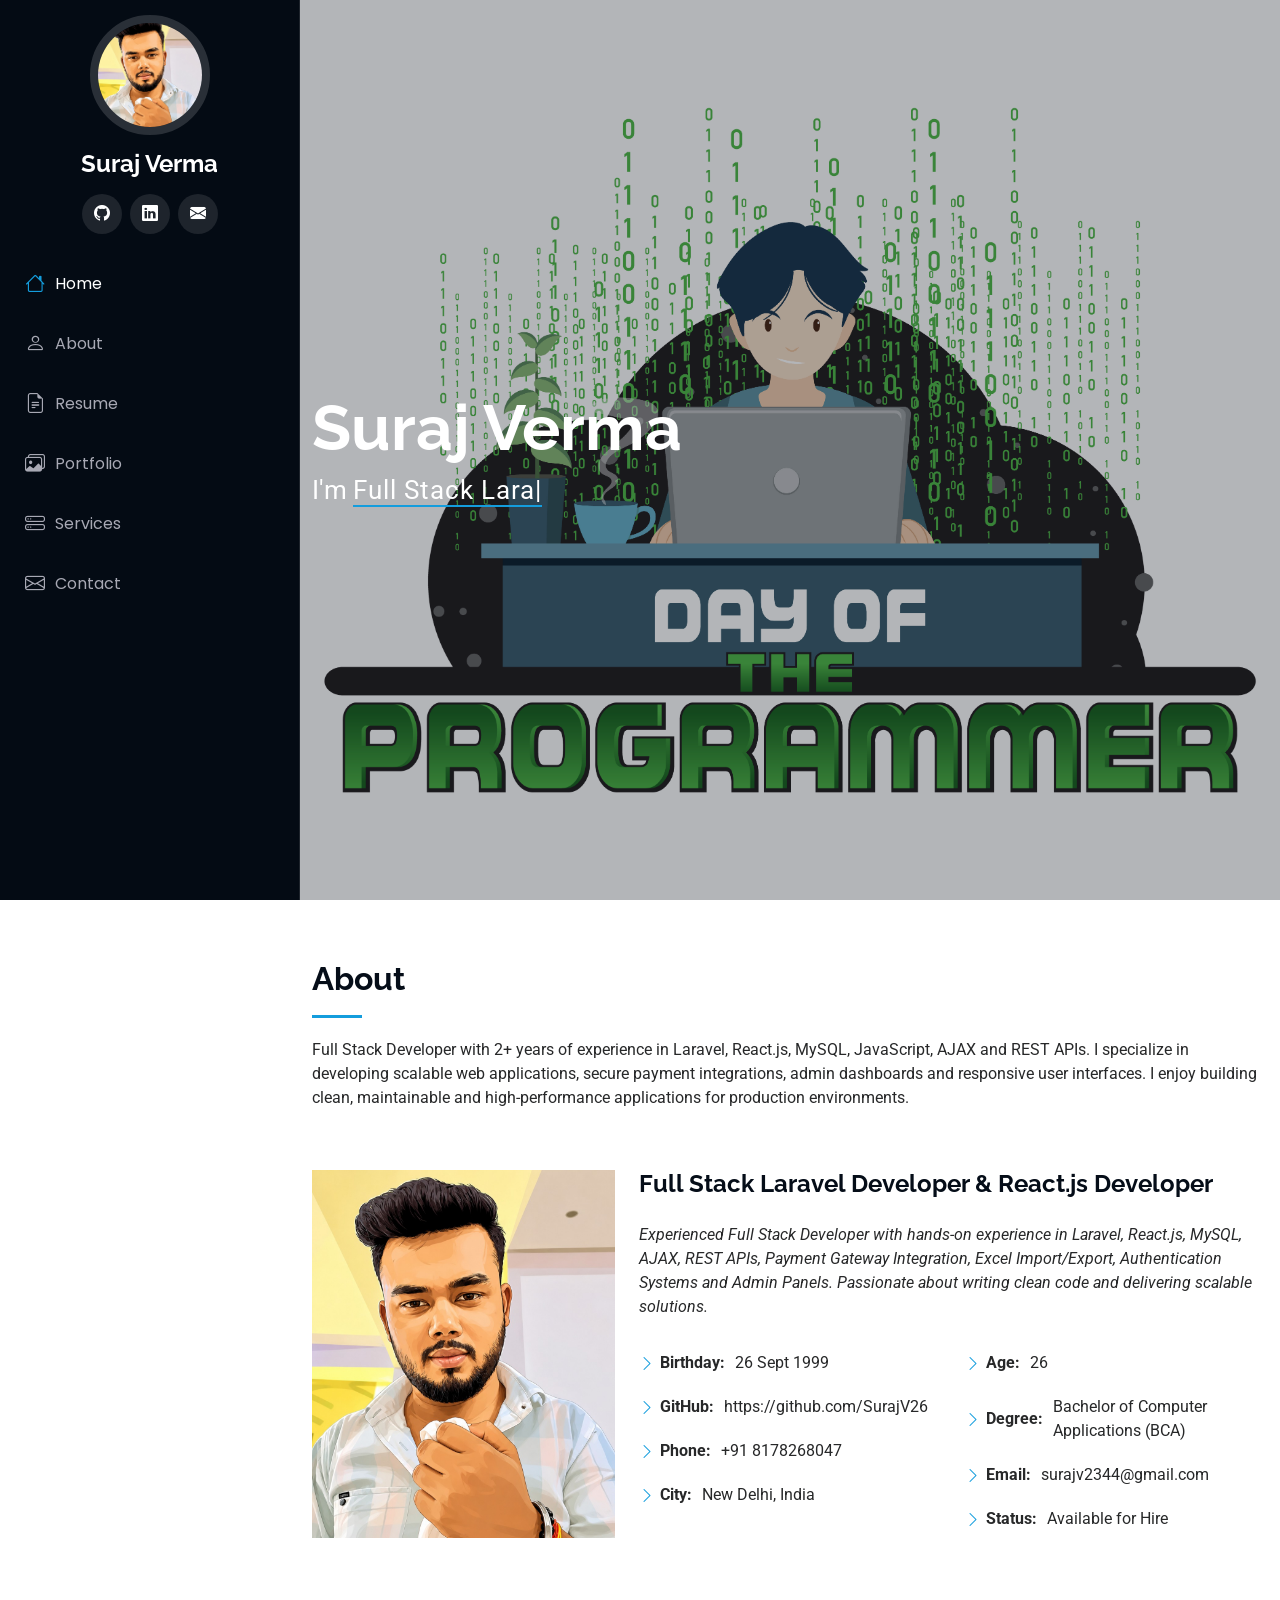
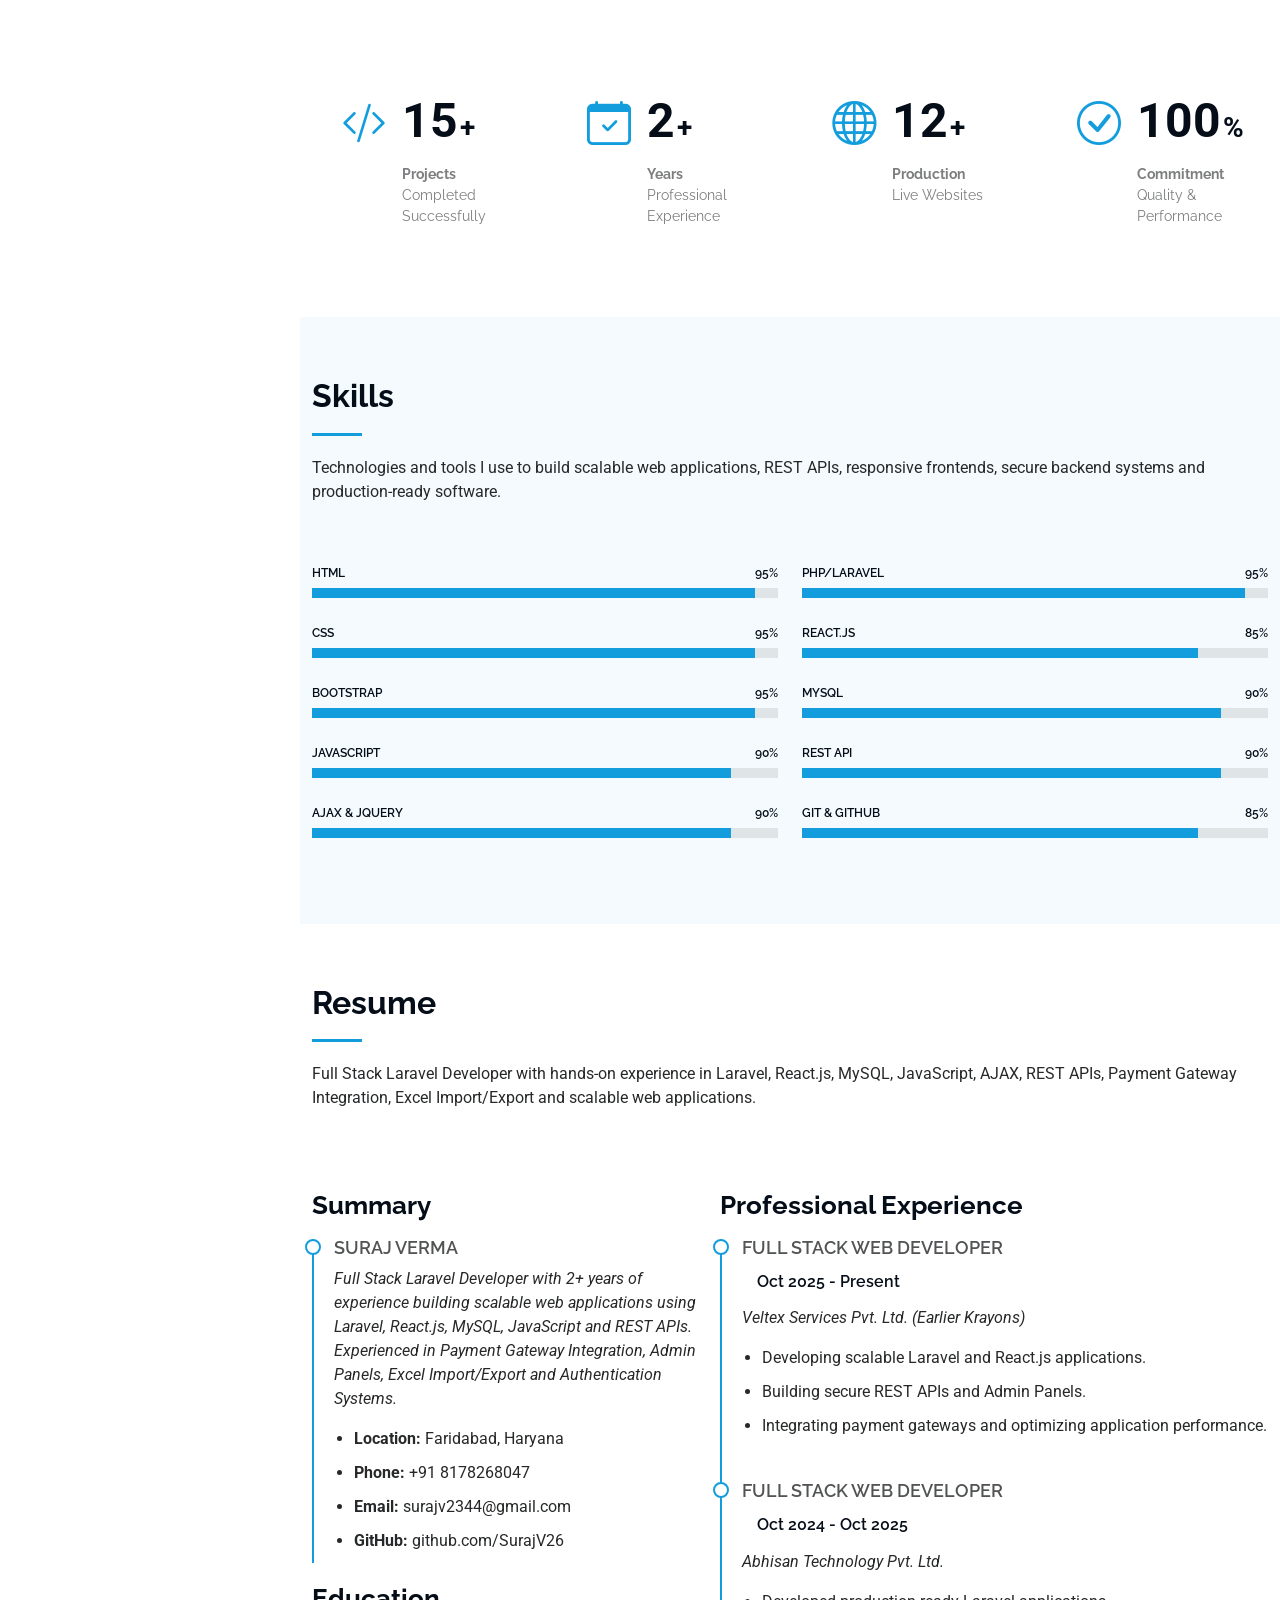
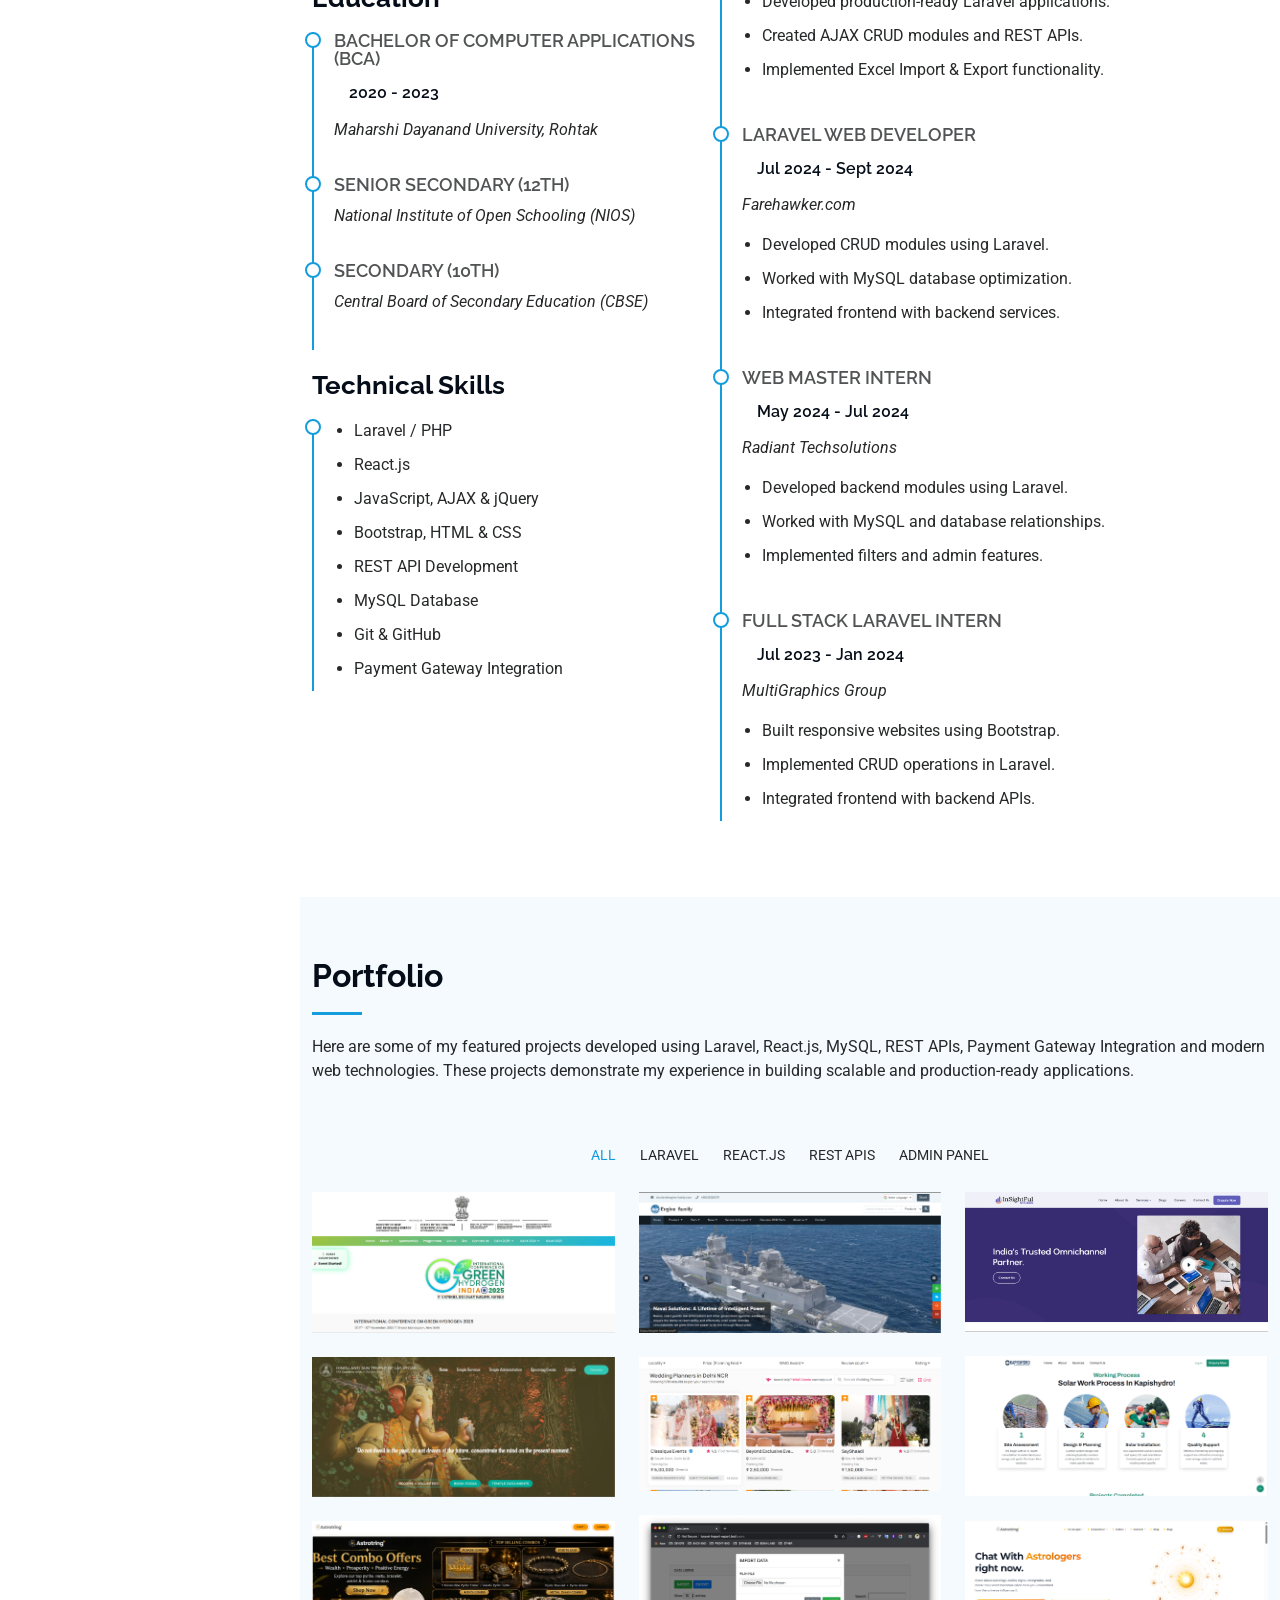
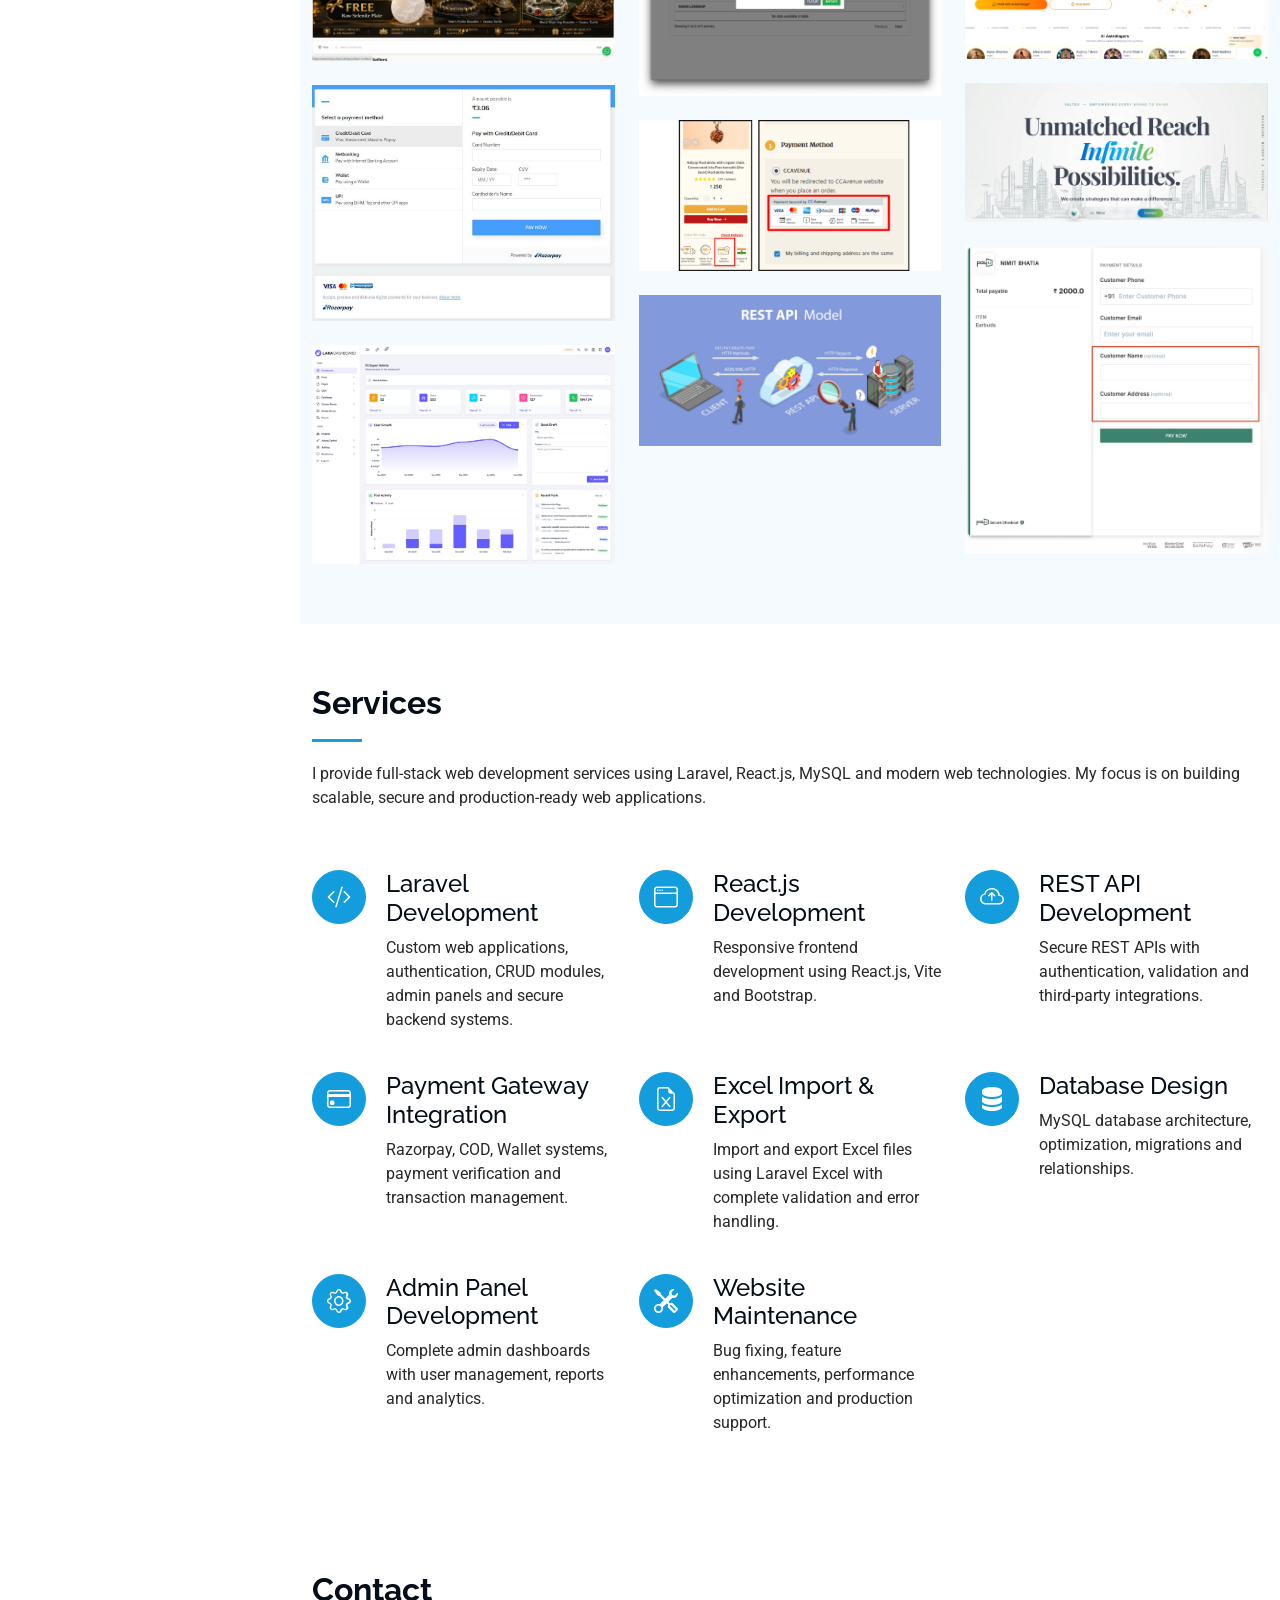
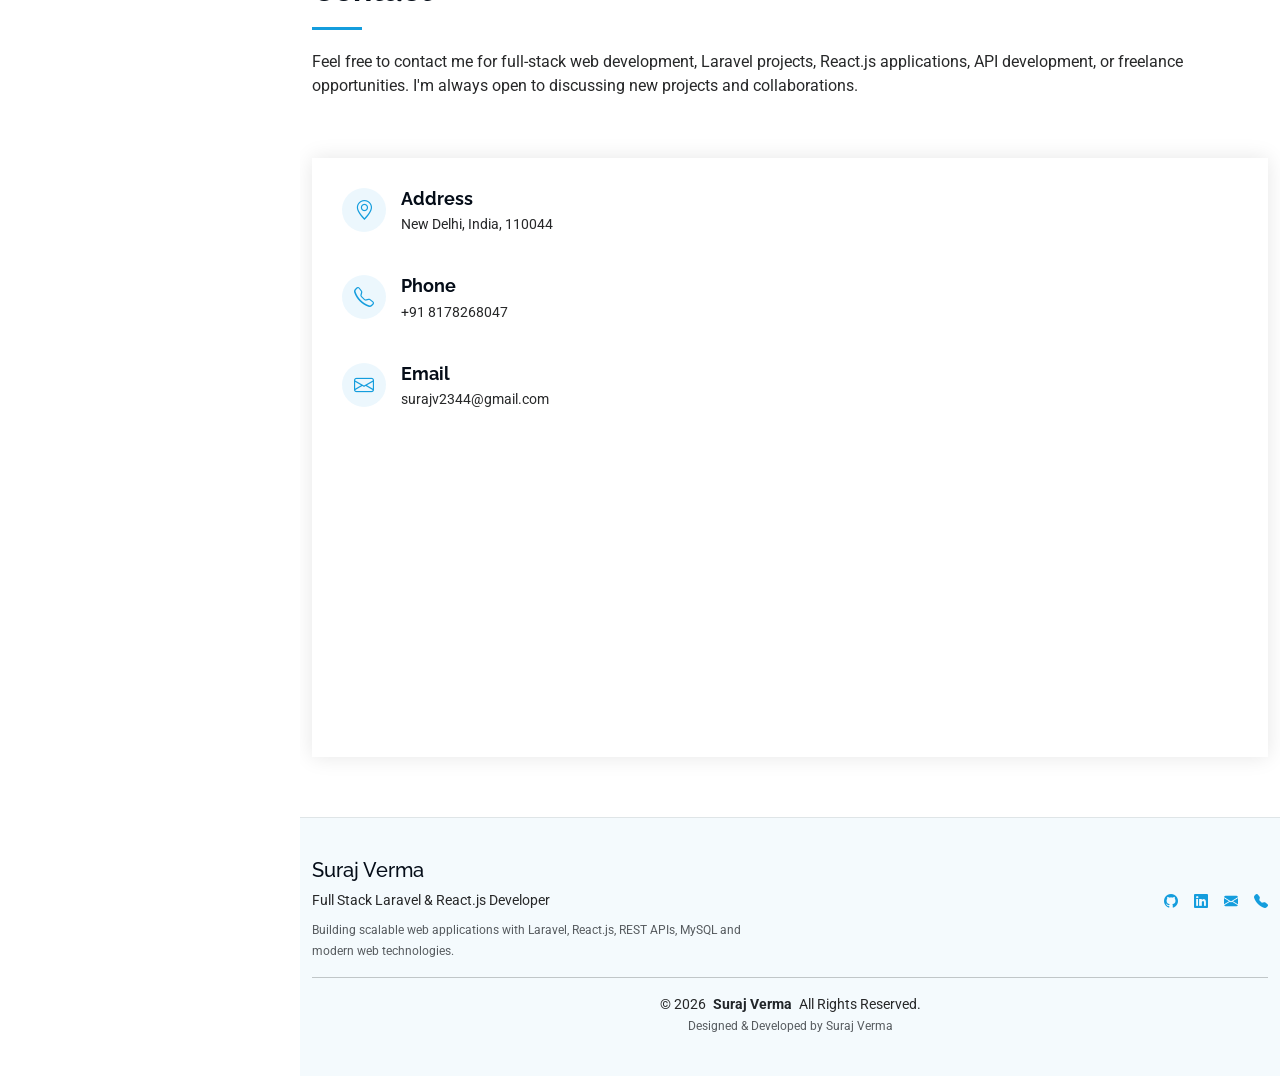
<file: index copy.html>
<!DOCTYPE html>
<html lang="en">

<head>
  <meta charset="utf-8">
  <meta content="width=device-width, initial-scale=1.0" name="viewport">
  <title>Suraj Verma | Full Stack Laravel Developer</title>
  <meta
    content="Suraj Verma is a Full Stack Laravel Developer specializing in Laravel, React.js, REST APIs, MySQL, Payment Gateway Integration and scalable web applications."
    name="description">
  <meta content="Laravel Developer, React Developer, PHP Developer, Full Stack Developer, MySQL, REST API, Portfolio"
    name="keywords">

  <!-- Favicons -->
  <link href="assets/img/favicon.png" rel="icon">
  <link href="assets/img/apple-touch-icon.png" rel="apple-touch-icon">

  <!-- Fonts -->
  <link href="https://fonts.googleapis.com" rel="preconnect">
  <link href="https://fonts.gstatic.com" rel="preconnect" crossorigin>
  <link
    href="https://fonts.googleapis.com/css2?family=Roboto:ital,wght@0,100;0,300;0,400;0,500;0,700;0,900;1,100;1,300;1,400;1,500;1,700;1,900&family=Poppins:ital,wght@0,100;0,200;0,300;0,400;0,500;0,600;0,700;0,800;0,900;1,100;1,200;1,300;1,400;1,500;1,600;1,700;1,800;1,900&family=Raleway:ital,wght@0,100;0,200;0,300;0,400;0,500;0,600;0,700;0,800;0,900;1,100;1,200;1,300;1,400;1,500;1,600;1,700;1,800;1,900&display=swap"
    rel="stylesheet">

  <!-- Vendor CSS Files -->
  <link href="assets/vendor/bootstrap/css/bootstrap.min.css" rel="stylesheet">
  <link href="assets/vendor/bootstrap-icons/bootstrap-icons.css" rel="stylesheet">
  <link href="assets/vendor/aos/aos.css" rel="stylesheet">
  <link href="assets/vendor/glightbox/css/glightbox.min.css" rel="stylesheet">
  <link href="assets/vendor/swiper/swiper-bundle.min.css" rel="stylesheet">

  <!-- Main CSS File -->
  <link href="assets/css/main.css" rel="stylesheet">
</head>

<body class="index-page">

  <header id="header" class="header dark-background d-flex flex-column">
    <i class="header-toggle d-xl-none bi bi-list"></i>

    <div class="profile-img">
      <img src="assets/img/my-profile-img.jpg" alt="" class="img-fluid rounded-circle">
    </div>

    <a href="index.html" class="logo d-flex align-items-center justify-content-center">
      <h1 class="sitename">Suraj Verma</h1>
    </a>

    <div class="social-links text-center">

      <a href="https://github.com/SurajV26" target="_blank">
        <i class="bi bi-github"></i>
      </a>

      <a href="https://www.linkedin.com/in/suraj-v26" target="_blank">
        <i class="bi bi-linkedin"></i>
      </a>

      <a href="mailto:surajv2344@gmail.com">
        <i class="bi bi-envelope-fill"></i>
      </a>

    </div>

    <nav id="navmenu" class="navmenu">
      <ul>
        <li><a href="#hero" class="active"><i class="bi bi-house navicon"></i>Home</a></li>
        <li><a href="#about"><i class="bi bi-person navicon"></i> About</a></li>
        <li><a href="#resume"><i class="bi bi-file-earmark-text navicon"></i> Resume</a></li>
        <li><a href="#portfolio"><i class="bi bi-images navicon"></i> Portfolio</a></li>
        <li><a href="#services"><i class="bi bi-hdd-stack navicon"></i> Services</a></li>
        <li><a href="#contact"><i class="bi bi-envelope navicon"></i> Contact</a></li>
      </ul>
    </nav>

  </header>

  <main class="main">

    <!-- Hero Section -->
    <section id="hero" class="hero section dark-background">

      <img src="assets/img/hero-bg.jpg" alt="" data-aos="fade-in" class="">

      <div class="container" data-aos="fade-up" data-aos-delay="100">
        <h2>Suraj Verma</h2>
        <p>I'm <span class="typed"
            data-typed-items="Full Stack Laravel Developer, React.js Developer, Laravel Backend Developer, API Developer"></span><span
            class="typed-cursor typed-cursor--blink" aria-hidden="true"></span><span
            class="typed-cursor typed-cursor--blink" aria-hidden="true"></span></p>
      </div>

    </section><!-- /Hero Section -->

    <!-- About Section -->
    <section id="about" class="about section">

      <!-- Section Title -->
      <div class="container section-title" data-aos="fade-up">
        <h2>About</h2>
        <p>Full Stack Developer with 2+ years of experience in Laravel, React.js, MySQL,
          JavaScript, AJAX and REST APIs. I specialize in developing scalable web
          applications, secure payment integrations, admin dashboards and responsive
          user interfaces. I enjoy building clean, maintainable and high-performance
          applications for production environments.</p>
      </div><!-- End Section Title -->

      <div class="container" data-aos="fade-up" data-aos-delay="100">

        <div class="row gy-4 justify-content-center">
          <div class="col-lg-4">
            <img src="assets/img/my-profile-img.jpg" class="img-fluid" alt="">
          </div>
          <div class="col-lg-8 content">
            <h2>Full Stack Laravel Developer & React.js Developer</h2>
            <p class="fst-italic py-3">
              Experienced Full Stack Developer with hands-on experience in Laravel,
              React.js, MySQL, AJAX, REST APIs, Payment Gateway Integration,
              Excel Import/Export, Authentication Systems and Admin Panels.
              Passionate about writing clean code and delivering scalable solutions.
            </p>
            <div class="row">
              <div class="col-lg-6">
                <ul>
                  <li><i class="bi bi-chevron-right"></i> <strong>Birthday:</strong> <span>26 Sept 1999</span></li>
                  <li><i class="bi bi-chevron-right"></i> <strong>GitHub:</strong>
                    <span>https://github.com/SurajV26</span>
                  </li>
                  <li><i class="bi bi-chevron-right"></i> <strong>Phone:</strong> <span>+91 8178268047</span></li>
                  <li><i class="bi bi-chevron-right"></i> <strong>City:</strong> <span>New Delhi, India</span></li>
                </ul>
              </div>
              <div class="col-lg-6">
                <ul>
                  <li><i class="bi bi-chevron-right"></i> <strong>Age:</strong> <span>26</span></li>
                  <li><i class="bi bi-chevron-right"></i> <strong>Degree:</strong> <span>Bachelor of Computer
                      Applications (BCA)</span></li>
                  <li><i class="bi bi-chevron-right"></i> <strong>Email:</strong> <span>surajv2344@gmail.com</span></li>
                  <li><i class="bi bi-chevron-right"></i> <strong>Status:</strong> <span>Available for Hire</span></li>
                </ul>
              </div>
            </div>
            <!-- <p class="py-3">
              Experienced in developing full-stack web applications using Laravel, React.js, MySQL, AJAX, and REST APIs.
              Skilled in payment gateway integration, Excel import/export, dynamic CRUD modules, advanced search &
              filters, and responsive UI development. Passionate about solving complex problems, optimizing application
              performance, and building reliable software for real-world production environments.
            </p> -->
          </div>
        </div>

      </div>

    </section><!-- /About Section -->

    <!-- Stats Section -->
    <section id="stats" class="stats section">

      <div class="container" data-aos="fade-up" data-aos-delay="100">

        <div class="row gy-4">

          <div class="col-lg-3 col-md-6">
            <div class="stats-item">
              <i class="bi bi-code-slash"></i>
              <div class="stat-value-wrap">
                <span data-purecounter-start="0" data-purecounter-end="15" data-purecounter-duration="1"
                  class="purecounter"></span><span class="stat-suffix">+</span>
              </div>
              <p><strong>Projects</strong> <span>Completed Successfully</span></p>
            </div>
          </div><!-- End Stats Item -->

          <div class="col-lg-3 col-md-6">
            <div class="stats-item">
              <i class="bi bi-calendar-check"></i>
              <div class="stat-value-wrap">
                <span data-purecounter-start="0" data-purecounter-end="2" data-purecounter-duration="1"
                  class="purecounter"></span><span class="stat-suffix">+</span>
              </div>
              <p><strong>Years</strong> <span>Professional Experience</span></p>
            </div>
          </div><!-- End Stats Item -->

          <div class="col-lg-3 col-md-6">
            <div class="stats-item">
              <i class="bi bi-globe"></i>
              <div class="stat-value-wrap">
                <span data-purecounter-start="0" data-purecounter-end="12" data-purecounter-duration="1"
                  class="purecounter"></span><span class="stat-suffix">+</span>
              </div>
              <p><strong>Production</strong> <span>Live Websites</span></p>
            </div>
          </div><!-- End Stats Item -->

          <div class="col-lg-3 col-md-6">
            <div class="stats-item">
              <i class="bi bi-check-circle"></i>
              <div class="stat-value-wrap">
                <span data-purecounter-start="0" data-purecounter-end="100" data-purecounter-duration="1"
                  class="purecounter"></span><span class="stat-suffix">%</span>
              </div>
              <p><strong>Commitment</strong> <span>Quality & Performance</span></p>
            </div>
          </div><!-- End Stats Item -->

        </div>

      </div>

    </section><!-- /Stats Section -->

    <!-- Skills Section -->
    <section id="skills" class="skills section light-background">

      <!-- Section Title -->
      <div class="container section-title" data-aos="fade-up">
        <h2>Skills</h2>
        <p>Technologies and tools I use to build scalable web applications,
          REST APIs, responsive frontends, secure backend systems and
          production-ready software.</p>
      </div><!-- End Section Title -->

      <div class="container" data-aos="fade-up" data-aos-delay="100">

        <div class="row skills-content skills-animation">

          <div class="col-lg-6">

            <div class="progress">
              <span class="skill"><span>HTML</span><i class="val">95%</i></span>
              <div class="progress-bar-wrap">
                <div class="progress-bar" role="progressbar" aria-valuenow="95"></div>
              </div>
            </div>

            <div class="progress">
              <span class="skill"><span>CSS</span><i class="val">95%</i></span>
              <div class="progress-bar-wrap">
                <div class="progress-bar" role="progressbar" aria-valuenow="95"></div>
              </div>
            </div>

            <div class="progress">
              <span class="skill"><span>Bootstrap</span><i class="val">95%</i></span>
              <div class="progress-bar-wrap">
                <div class="progress-bar" role="progressbar" aria-valuenow="95"></div>
              </div>
            </div>

            <div class="progress">
              <span class="skill"><span>JavaScript</span><i class="val">90%</i></span>
              <div class="progress-bar-wrap">
                <div class="progress-bar" role="progressbar" aria-valuenow="90"></div>
              </div>
            </div>

            <div class="progress">
              <span class="skill"><span>AJAX & jQuery</span><i class="val">90%</i></span>
              <div class="progress-bar-wrap">
                <div class="progress-bar" role="progressbar" aria-valuenow="90"></div>
              </div>
            </div>

          </div>

          <div class="col-lg-6">

            <div class="progress">
              <span class="skill"><span>PHP/Laravel</span><i class="val">95%</i></span>
              <div class="progress-bar-wrap">
                <div class="progress-bar" role="progressbar" aria-valuenow="95"></div>
              </div>
            </div>

            <div class="progress">
              <span class="skill"><span>React.js</span><i class="val">85%</i></span>
              <div class="progress-bar-wrap">
                <div class="progress-bar" role="progressbar" aria-valuenow="85"></div>
              </div>
            </div>

            <div class="progress">
              <span class="skill"><span>MySQL</span><i class="val">90%</i></span>
              <div class="progress-bar-wrap">
                <div class="progress-bar" role="progressbar" aria-valuenow="90"></div>
              </div>
            </div>

            <div class="progress">
              <span class="skill"><span>REST API</span><i class="val">90%</i></span>
              <div class="progress-bar-wrap">
                <div class="progress-bar" role="progressbar" aria-valuenow="90"></div>
              </div>
            </div>

            <div class="progress">
              <span class="skill"><span>Git & GitHub</span><i class="val">85%</i></span>
              <div class="progress-bar-wrap">
                <div class="progress-bar" role="progressbar" aria-valuenow="85"></div>
              </div>
            </div>

          </div>

        </div>

      </div>

    </section><!-- /Skills Section -->

    <!-- Resume Section -->
    <section id="resume" class="resume section">

      <div class="container section-title" data-aos="fade-up">
        <h2>Resume</h2>
        <p>
          Full Stack Laravel Developer with hands-on experience in Laravel, React.js,
          MySQL, JavaScript, AJAX, REST APIs, Payment Gateway Integration,
          Excel Import/Export and scalable web applications.
        </p>
      </div>

      <div class="container">
        <div class="row">

          <!-- Left -->
          <div class="col-lg-5" data-aos="fade-up">

            <h3 class="resume-title">Summary</h3>

            <div class="resume-item pb-0">
              <h4>Suraj Verma</h4>

              <p>
                <em>
                  Full Stack Laravel Developer with 2+ years of experience building
                  scalable web applications using Laravel, React.js, MySQL,
                  JavaScript and REST APIs. Experienced in Payment Gateway
                  Integration, Admin Panels, Excel Import/Export and
                  Authentication Systems.
                </em>
              </p>

              <ul>
                <li><strong>Location:</strong> Faridabad, Haryana</li>
                <li><strong>Phone:</strong> +91 8178268047</li>
                <li><strong>Email:</strong> surajv2344@gmail.com</li>
                <li><strong>GitHub:</strong> github.com/SurajV26</li>
              </ul>
            </div>

            <h3 class="resume-title">Education</h3>

            <div class="resume-item">
              <h4>Bachelor of Computer Applications (BCA)</h4>
              <h5>2020 - 2023</h5>
              <p><em>Maharshi Dayanand University, Rohtak</em></p>
            </div>

            <div class="resume-item">
              <h4>Senior Secondary (12th)</h4>
              <p><em>National Institute of Open Schooling (NIOS)</em></p>
            </div>

            <div class="resume-item">
              <h4>Secondary (10th)</h4>
              <p><em>Central Board of Secondary Education (CBSE)</em></p>
            </div>

            <h3 class="resume-title">Technical Skills</h3>

            <div class="resume-item">
              <ul>
                <li>Laravel / PHP</li>
                <li>React.js</li>
                <li>JavaScript, AJAX & jQuery</li>
                <li>Bootstrap, HTML & CSS</li>
                <li>REST API Development</li>
                <li>MySQL Database</li>
                <li>Git & GitHub</li>
                <li>Payment Gateway Integration</li>
              </ul>
            </div>

          </div>

          <!-- Right -->
          <div class="col-lg-7" data-aos="fade-up" data-aos-delay="100">

            <h3 class="resume-title">Professional Experience</h3>

            <div class="resume-item">
              <h4>Full Stack Web Developer</h4>
              <h5>Oct 2025 - Present</h5>
              <p><em>Veltex Services Pvt. Ltd. (Earlier Krayons)</em></p>
              <ul>
                <li>Developing scalable Laravel and React.js applications.</li>
                <li>Building secure REST APIs and Admin Panels.</li>
                <li>Integrating payment gateways and optimizing application performance.</li>
              </ul>
            </div>

            <div class="resume-item">
              <h4>Full Stack Web Developer</h4>
              <h5>Oct 2024 - Oct 2025</h5>
              <p><em>Abhisan Technology Pvt. Ltd.</em></p>
              <ul>
                <li>Developed production-ready Laravel applications.</li>
                <li>Created AJAX CRUD modules and REST APIs.</li>
                <li>Implemented Excel Import & Export functionality.</li>
              </ul>
            </div>

            <div class="resume-item">
              <h4>Laravel Web Developer</h4>
              <h5>Jul 2024 - Sept 2024</h5>
              <p><em>Farehawker.com</em></p>
              <ul>
                <li>Developed CRUD modules using Laravel.</li>
                <li>Worked with MySQL database optimization.</li>
                <li>Integrated frontend with backend services.</li>
              </ul>
            </div>

            <div class="resume-item">
              <h4>Web Master Intern</h4>
              <h5>May 2024 - Jul 2024</h5>
              <p><em>Radiant Techsolutions</em></p>
              <ul>
                <li>Developed backend modules using Laravel.</li>
                <li>Worked with MySQL and database relationships.</li>
                <li>Implemented filters and admin features.</li>
              </ul>
            </div>

            <div class="resume-item">
              <h4>Full Stack Laravel Intern</h4>
              <h5>Jul 2023 - Jan 2024</h5>
              <p><em>MultiGraphics Group</em></p>
              <ul>
                <li>Built responsive websites using Bootstrap.</li>
                <li>Implemented CRUD operations in Laravel.</li>
                <li>Integrated frontend with backend APIs.</li>
              </ul>
            </div>

          </div>

        </div>
      </div>

    </section><!-- /Resume Section -->

    <!-- Portfolio Section -->
    <section id="portfolio" class="portfolio section light-background">

      <!-- Section Title -->
      <div class="container section-title" data-aos="fade-up">
        <h2>Portfolio</h2>
        <p>Here are some of my featured projects developed using Laravel, React.js,
          MySQL, REST APIs, Payment Gateway Integration and modern web technologies.
          These projects demonstrate my experience in building scalable and
          production-ready applications.</p>
      </div><!-- End Section Title -->

      <div class="container">

        <div class="isotope-layout" data-default-filter="*" data-layout="masonry" data-sort="original-order">

          <ul class="portfolio-filters isotope-filters" data-aos="fade-up" data-aos-delay="100">
            <li data-filter="*" class="filter-active">All</li>
            <li data-filter=".filter-laravel">Laravel</li>
            <li data-filter=".filter-react">React.js</li>
            <li data-filter=".filter-api">REST APIs</li>
            <li data-filter=".filter-admin">Admin Panel</li>
          </ul><!-- End Portfolio Filters -->

          <div class="row gy-4 isotope-container" data-aos="fade-up" data-aos-delay="200">

            <div class="col-lg-4 col-md-6 portfolio-item isotope-item filter-laravel">
              <div class="portfolio-content h-100">
                <img src="assets/img/portfolio/icgh.jpg" class="img-fluid" alt="ICGH">
                <div class="portfolio-info">
                  <h4>ICGH</h4>
                  <p>
                    Developed Frontend, Backend, Admin Panel and business modules using Laravel with secure
                    authentication and database management.
                  </p>
                  <a href="assets/img/portfolio/icgh.jpg" class="glightbox preview-link">
                    <i class="bi bi-zoom-in"></i>
                  </a>
                  <a href="https://icgh.veltexs.com/" target="_blank" class="details-link">
                    <i class="bi bi-link-45deg"></i>
                  </a>
                </div>
              </div>
            </div>

            <div class="col-lg-4 col-md-6 portfolio-item isotope-item filter-laravel">
              <div class="portfolio-content h-100">
                <img src="assets/img/portfolio/engine-family.jpg" class="img-fluid" alt="Engine Family">
                <div class="portfolio-info">
                  <h4>Engine Family</h4>
                  <p>
                    Built Frontend, Backend, Admin Dashboard and dynamic modules using Laravel and MySQL.
                  </p>
                  <a href="assets/img/portfolio/engine-family.jpg" class="glightbox preview-link">
                    <i class="bi bi-zoom-in"></i>
                  </a>
                  <a href="https://engine-family.com/" target="_blank" class="details-link">
                    <i class="bi bi-link-45deg"></i>
                  </a>
                </div>
              </div>
            </div>

            <div class="col-lg-4 col-md-6 portfolio-item isotope-item filter-laravel">
              <div class="portfolio-content h-100">
                <img src="assets/img/portfolio/insightfulstores.jpg" class="img-fluid" alt="Insightful Stores CRM">
                <div class="portfolio-info">
                  <h4>Insightful Stores CRM</h4>
                  <p>
                    Worked on Backend Development, Admin Panel, REST APIs and business logic for inventory management.
                  </p>
                  <a href="assets/img/portfolio/insightfulstores.jpg" class="glightbox preview-link">
                    <i class="bi bi-zoom-in"></i>
                  </a>
                  <a href="https://insightfulstores.com" target="_blank" class="details-link">
                    <i class="bi bi-link-45deg"></i>
                  </a>
                </div>
              </div>
            </div>

            <div class="col-lg-4 col-md-6 portfolio-item isotope-item filter-laravel">
              <div class="portfolio-content h-100">
                <img src="assets/img/portfolio/kapishydro.jpg" class="img-fluid" alt="Kapish Hydro">
                <div class="portfolio-info">
                  <h4>Kapish Hydro</h4>
                  <p>
                    Developed Backend modules, Admin Dashboard and enhanced Frontend using Laravel.
                  </p>
                  <a href="assets/img/portfolio/kapishydro.jpg" class="glightbox preview-link">
                    <i class="bi bi-zoom-in"></i>
                  </a>
                  <a href="https://kapishydro.com/" target="_blank" class="details-link">
                    <i class="bi bi-link-45deg"></i>
                  </a>
                </div>
              </div>
            </div>

            <div class="col-lg-4 col-md-6 portfolio-item isotope-item filter-laravel">
              <div class="portfolio-content h-100">
                <img src="assets/img/portfolio/siddhmandir.jpg" class="img-fluid" alt="Siddh Mandir">
                <div class="portfolio-info">
                  <h4>Siddh Mandir</h4>
                  <p>
                    Built Frontend, Backend, Admin Panel and custom Laravel modules for the website.
                  </p>
                  <a href="assets/img/portfolio/siddhmandir.jpg" class="glightbox preview-link">
                    <i class="bi bi-zoom-in"></i>
                  </a>
                </div>
              </div>
            </div>

            <div class="col-lg-4 col-md-6 portfolio-item isotope-item filter-laravel">
              <div class="portfolio-content h-100">
                <img src="assets/img/portfolio/weddingmastro.jpg" class="img-fluid" alt="Wedding Mastro">
                <div class="portfolio-info">
                  <h4>Wedding Mastro</h4>
                  <p>
                    Developed Frontend, Backend and Admin Panel for a Laravel-based wedding management platform.
                  </p>
                  <a href="assets/img/portfolio/weddingmastro.jpg" class="glightbox preview-link">
                    <i class="bi bi-zoom-in"></i>
                  </a>
                </div>
              </div>
            </div>

            <div class="col-lg-4 col-md-6 portfolio-item isotope-item filter-laravel">
              <div class="portfolio-content h-100">
                <img src="assets/img/portfolio/excel_import.jpg" class="img-fluid" alt="Excel Import Export">
                <div class="portfolio-info">
                  <h4>Excel Import Export</h4>
                  <p>
                    Implemented bulk Excel Import, Export, Validation and Data Management using Laravel Excel.
                  </p>
                  <a href="assets/img/portfolio/excel_import.jpg" class="glightbox preview-link">
                    <i class="bi bi-zoom-in"></i>
                  </a>
                </div>
              </div>
            </div>

            <div class="col-lg-4 col-md-6 portfolio-item isotope-item filter-laravel filter-api filter-react">
              <div class="portfolio-content h-100">
                <img src="assets/img/portfolio/astrotring.jpg" class="img-fluid" alt="Astrotring">
                <div class="portfolio-info">
                  <h4>Astrotring</h4>
                  <p>
                    AI Astrology Platform with Laravel Backend, React.js Frontend, Admin Panel, REST APIs, Wallet and
                    Payment Gateway.
                  </p>
                  <a href="assets/img/portfolio/astrotring.jpg" class="glightbox preview-link">
                    <i class="bi bi-zoom-in"></i>
                  </a>
                  <a href="https://astrotring.com/" target="_blank" class="details-link">
                    <i class="bi bi-link-45deg"></i>
                  </a>
                </div>
              </div>
            </div>

            <div class="col-lg-4 col-md-6 portfolio-item isotope-item filter-laravel filter-api filter-react">
              <div class="portfolio-content h-100">
                <img src="assets/img/portfolio/astrotring_shop.jpg" class="img-fluid" alt="Astrotring.Shop">
                <div class="portfolio-info">
                  <h4>AstroTring Shop</h4>
                  <p>
                    E-Commerce Platform with Laravel, React.js, Admin Panel, REST APIs, Razorpay, COD, Wallet and
                    Shipping Integration.
                  </p>
                  <a href="assets/img/portfolio/astrotring_shop.jpg" class="glightbox preview-link">
                    <i class="bi bi-zoom-in"></i>
                  </a>
                  <a href="https://astrotring.shop/" target="_blank" class="details-link">
                    <i class="bi bi-link-45deg"></i>
                  </a>
                </div>
              </div>
            </div>

            <div class="col-lg-4 col-md-6 portfolio-item isotope-item filter-laravel filter-api filter-react">
              <div class="portfolio-content h-100">
                <img src="assets/img/portfolio/veltex.jpg" class="img-fluid" alt="veltex">
                <div class="portfolio-info">
                  <h4>veltex</h4>
                  <p>
                    Developed a responsive React.js frontend with a Laravel REST API backend. Implemented a secure
                    contact form with API-based submission and email notification system.
                  </p>
                  <a href="assets/img/portfolio/veltex.jpg" class="glightbox preview-link">
                    <i class="bi bi-zoom-in"></i>
                  </a>
                  <a href="https://veltexs.com/" target="_blank" class="details-link">
                    <i class="bi bi-link-45deg"></i>
                  </a>
                </div>
              </div>
            </div>

            <div class="col-lg-4 col-md-6 portfolio-item isotope-item filter-laravel filter-api">
              <div class="portfolio-content h-100">
                <img src="assets/img/portfolio/payment.jpg" class="img-fluid" alt="Razorpay Payment Gateway">
                <div class="portfolio-info">
                  <h4>Razorpay Integration</h4>
                  <p>
                    Integrated Razorpay for secure online payments with order creation, payment verification, refunds,
                    and transaction management.
                  </p>
                  <a href="assets/img/portfolio/payment.jpg" class="glightbox preview-link">
                    <i class="bi bi-zoom-in"></i>
                  </a>
                </div>
              </div>
            </div>

            <div class="col-lg-4 col-md-6 portfolio-item isotope-item filter-laravel filter-api">
              <div class="portfolio-content h-100">
                <img src="assets/img/portfolio/payment-cc-avenue.jpg" class="img-fluid" alt="CCAvenue Payment Gateway">
                <div class="portfolio-info">
                  <h4>CCAvenue Integration</h4>
                  <p>
                    Integrated CCAvenue payment gateway with encrypted transactions, multi-bank support, payment
                    callbacks, and secure checkout.
                  </p>
                  <a href="assets/img/portfolio/payment-cc-avenue.jpg" class="glightbox preview-link">
                    <i class="bi bi-zoom-in"></i>
                  </a>
                </div>
              </div>
            </div>

            <div class="col-lg-4 col-md-6 portfolio-item isotope-item filter-laravel filter-api">
              <div class="portfolio-content h-100">
                <img src="assets/img/portfolio/payment-payu.jpg" class="img-fluid" alt="PayU Payment Gateway">
                <div class="portfolio-info">
                  <h4>PayU Integration</h4>
                  <p>
                    Integrated PayU payment gateway with secure payment processing, webhook handling, payment
                    verification, and transaction tracking.
                  </p>
                  <a href="assets/img/portfolio/payment-payu.jpg" class="glightbox preview-link">
                    <i class="bi bi-zoom-in"></i>
                  </a>
                </div>
              </div>
            </div>

            <div class="col-lg-4 col-md-6 portfolio-item isotope-item filter-laravel filter-api">
              <div class="portfolio-content h-100">
                <img src="assets/img/portfolio/api.jpg" class="img-fluid" alt="REST API Development">
                <div class="portfolio-info">
                  <h4>REST API Development</h4>
                  <p>
                    Designed secure REST APIs with Authentication, OTP Login, CRUD Operations, Role Permissions and
                    Payment APIs.
                  </p>
                  <a href="assets/img/portfolio/api.jpg" class="glightbox preview-link">
                    <i class="bi bi-zoom-in"></i>
                  </a>
                </div>
              </div>
            </div>

            <div class="col-lg-4 col-md-6 portfolio-item isotope-item filter-laravel filter-admin">
              <div class="portfolio-content h-100">
                <img src="assets/img/portfolio/admin.jpg" class="img-fluid" alt="Admin Dashboard">
                <div class="portfolio-info">
                  <h4>Admin Dashboard</h4>
                  <p>
                    Developed complete Admin Panels with User Management, Roles, Permissions, Orders, Reports and
                    Analytics.
                  </p>
                  <a href="assets/img/portfolio/admin.jpg" class="glightbox preview-link">
                    <i class="bi bi-zoom-in"></i>
                  </a>
                </div>
              </div>
            </div>

          </div><!-- End Portfolio Container -->

        </div>

      </div>

    </section><!-- /Portfolio Section -->

    <!-- Services Section -->
    <section id="services" class="services section">

      <!-- Section Title -->
      <div class="container section-title" data-aos="fade-up">
        <h2>Services</h2>
        <p>I provide full-stack web development services using Laravel, React.js,
          MySQL and modern web technologies. My focus is on building scalable,
          secure and production-ready web applications.</p>
      </div><!-- End Section Title -->

      <div class="container">

        <div class="row gy-4">

          <div class="col-lg-4 col-md-6 service-item d-flex">

            <div class="icon flex-shrink-0">
              <i class="bi bi-code-slash"></i>
            </div>

            <div>

              <h4>Laravel Development</h4>

              <p>
                Custom web applications, authentication,
                CRUD modules, admin panels and secure backend systems.
              </p>

            </div>

          </div>

          <div class="col-lg-4 col-md-6 service-item d-flex">

            <div class="icon flex-shrink-0">
              <i class="bi bi-window"></i>
            </div>

            <div>

              <h4>React.js Development</h4>

              <p>
                Responsive frontend development using
                React.js, Vite and Bootstrap.
              </p>

            </div>

          </div>

          <div class="col-lg-4 col-md-6 service-item d-flex">

            <div class="icon flex-shrink-0">
              <i class="bi bi-cloud-arrow-up"></i>
            </div>

            <div>

              <h4>REST API Development</h4>

              <p>
                Secure REST APIs with authentication,
                validation and third-party integrations.
              </p>

            </div>

          </div>

          <div class="col-lg-4 col-md-6 service-item d-flex">

            <div class="icon flex-shrink-0">
              <i class="bi bi-credit-card"></i>
            </div>

            <div>

              <h4>Payment Gateway Integration</h4>

              <p>
                Razorpay, COD, Wallet systems,
                payment verification and transaction management.
              </p>

            </div>

          </div>

          <div class="col-lg-4 col-md-6 service-item d-flex">

            <div class="icon flex-shrink-0">
              <i class="bi bi-file-earmark-excel"></i>
            </div>

            <div>

              <h4>Excel Import & Export</h4>

              <p>
                Import and export Excel files using Laravel Excel
                with complete validation and error handling.
              </p>

            </div>

          </div>

          <div class="col-lg-4 col-md-6 service-item d-flex">

            <div class="icon flex-shrink-0">
              <i class="bi bi-server"></i>
            </div>

            <div>

              <h4>Database Design</h4>

              <p>
                MySQL database architecture,
                optimization, migrations and relationships.
              </p>

            </div>

          </div>

          <div class="col-lg-4 col-md-6 service-item d-flex">

            <div class="icon flex-shrink-0">
              <i class="bi bi-gear"></i>
            </div>

            <div>

              <h4>Admin Panel Development</h4>

              <p>
                Complete admin dashboards with user management,
                reports and analytics.
              </p>

            </div>

          </div>

          <div class="col-lg-4 col-md-6 service-item d-flex">

            <div class="icon flex-shrink-0">
              <i class="bi bi-tools"></i>
            </div>

            <div>

              <h4>Website Maintenance</h4>

              <p>
                Bug fixing, feature enhancements,
                performance optimization and production support.
              </p>

            </div>

          </div>

        </div>

      </div>

    </section><!-- /Services Section -->

    <!-- Contact Section -->
    <section id="contact" class="contact section">

      <!-- Section Title -->
      <div class="container section-title" data-aos="fade-up">
        <h2>Contact</h2>
        <p>Feel free to contact me for full-stack web development, Laravel projects,
          React.js applications, API development, or freelance opportunities.
          I'm always open to discussing new projects and collaborations.</p>
      </div><!-- End Section Title -->

      <div class="container" data-aos="fade-up" data-aos-delay="100">

        <div class="row gy-4">

          <div class="col-lg-12">

            <div class="info-wrap">
              <div class="info-item d-flex" data-aos="fade-up" data-aos-delay="200">
                <i class="bi bi-geo-alt flex-shrink-0"></i>
                <div>
                  <h3>Address</h3>
                  <p>New Delhi, India, 110044</p>
                </div>
              </div><!-- End Info Item -->

              <div class="info-item d-flex" data-aos="fade-up" data-aos-delay="300">
                <i class="bi bi-telephone flex-shrink-0"></i>
                <div>
                  <h3>Phone</h3>
                  <p>+91 8178268047</p>
                </div>
              </div><!-- End Info Item -->

              <div class="info-item d-flex" data-aos="fade-up" data-aos-delay="400">
                <i class="bi bi-envelope flex-shrink-0"></i>
                <div>
                  <h3>Email</h3>
                  <p>surajv2344@gmail.com</p>
                </div>
              </div><!-- End Info Item -->

              <div class="mapouter">
                <div class="gmap_canvas">

                  <iframe class="gmap_iframe" width="100%" height="270" frameborder="0" scrolling="no" marginheight="0"
                    marginwidth="0" loading="lazy"
                    src="https://maps.google.com/maps?width=600&amp;height=400&amp;hl=en&amp;q=Badarpur Basantpur&amp;t=&amp;z=14&amp;ie=UTF8&amp;iwloc=B&amp;output=embed">
                  </iframe>

                </div>
              </div>
            </div>
          </div>

          <!-- <div class="col-lg-7">
            <form action="forms/contact.php" method="post" class="php-email-form" data-aos="fade-up"
              data-aos-delay="200">
              <div class="row gy-4">

                <div class="col-md-6">
                  <label for="name-field" class="pb-2">Your Name</label>
                  <input type="text" name="name" id="name-field" class="form-control" required="">
                </div>

                <div class="col-md-6">
                  <label for="email-field" class="pb-2">Your Email</label>
                  <input type="email" class="form-control" name="email" id="email-field" required="">
                </div>

                <div class="col-md-12">
                  <label for="subject-field" class="pb-2">Subject</label>
                  <input type="text" class="form-control" name="subject" id="subject-field" required="">
                </div>

                <div class="col-md-12">
                  <label for="message-field" class="pb-2">Message</label>
                  <textarea class="form-control" name="message" rows="10" id="message-field" required=""></textarea>
                </div>

                <div class="col-md-12 text-center">
                  <div class="loading">Loading</div>
                  <div class="error-message"></div>
                  <div class="sent-message">Your message has been sent. Thank you!</div>

                  <button type="submit">Send Message</button>
                </div>

              </div>
            </form>
          </div> -->
          <!-- End Contact Form -->

        </div>

      </div>

    </section><!-- /Contact Section -->

  </main>

  <footer id="footer" class="footer position-relative light-background">

    <div class="container">

      <div class="row gy-4 align-items-center">

        <!-- Left -->
        <div class="col-lg-6 text-center text-lg-start">
          <h5 class="mb-2">Suraj Verma</h5>

          <p class="mb-2">
            Full Stack Laravel & React.js Developer
          </p>

          <small class="text-muted">
            Building scalable web applications with Laravel, React.js,
            REST APIs, MySQL and modern web technologies.
          </small>
        </div>

        <!-- Right -->
        <div class="col-lg-6 text-center text-lg-end">

          <div class="social-links d-flex justify-content-center justify-content-lg-end gap-3 mb-3">

            <a href="https://github.com/SurajV26" target="_blank">
              <i class="bi bi-github"></i>
            </a>

            <a href="https://linkedin.com/in/suraj-v26" target="_blank">
              <i class="bi bi-linkedin"></i>
            </a>

            <a href="mailto:surajv2344@gmail.com">
              <i class="bi bi-envelope-fill"></i>
            </a>

            <a href="tel:+918178268247">
              <i class="bi bi-telephone-fill"></i>
            </a>

          </div>

        </div>

      </div>

      <hr>

      <div class="copyright text-center">

        <p class="mb-0">
          &copy;
          <script>
            document.write(new Date().getFullYear())
          </script>

          <a href="#" class="text-decoration-none text-dark fw-bold px-1">
            Suraj Verma
          </a>

          All Rights Reserved.
        </p>

        <small class="text-muted">
          Designed & Developed by Suraj Verma
        </small>

      </div>

    </div>

  </footer>

  <!-- Scroll Top -->
  <a href="#" id="scroll-top" class="scroll-top d-flex align-items-center justify-content-center"><i
      class="bi bi-arrow-up-short"></i></a>

  <!-- Preloader -->
  <div id="preloader"></div>

  <!-- Vendor JS Files -->
  <script src="assets/vendor/bootstrap/js/bootstrap.bundle.min.js"></script>
  <script src="assets/vendor/php-email-form/validate.js"></script>
  <script src="assets/vendor/aos/aos.js"></script>
  <script src="assets/vendor/typed.js/typed.umd.js"></script>
  <script src="assets/vendor/purecounter/purecounter_vanilla.js"></script>
  <script src="assets/vendor/waypoints/noframework.waypoints.js"></script>
  <script src="assets/vendor/glightbox/js/glightbox.min.js"></script>
  <script src="assets/vendor/imagesloaded/imagesloaded.pkgd.min.js"></script>
  <script src="assets/vendor/isotope-layout/isotope.pkgd.min.js"></script>
  <script src="assets/vendor/swiper/swiper-bundle.min.js"></script>

  <!-- Main JS File -->
  <script src="assets/js/main.js"></script>

</body>

</html>
</file>
<file: assets/css/main.css>
/**
* Template Name: iPortfolio
* Template URL: https://bootstrapmade.com/iportfolio-bootstrap-portfolio-websites-template/
* Updated: Jun 29 2024 with Bootstrap v5.3.3
* Author: BootstrapMade.com
* License: https://bootstrapmade.com/license/
*/

/*--------------------------------------------------------------
# Font & Color Variables
# Help: https://bootstrapmade.com/color-system/
--------------------------------------------------------------*/
/* Fonts */
:root {
  --default-font: "Roboto",  system-ui, -apple-system, "Segoe UI", Roboto, "Helvetica Neue", Arial, "Noto Sans", "Liberation Sans", sans-serif, "Apple Color Emoji", "Segoe UI Emoji", "Segoe UI Symbol", "Noto Color Emoji";
  --heading-font: "Raleway",  sans-serif;
  --nav-font: "Poppins",  sans-serif;
}

/* Global Colors - The following color variables are used throughout the website. Updating them here will change the color scheme of the entire website */
:root { 
  --background-color: #ffffff; /* Background color for the entire website, including individual sections */
  --default-color: #272829; /* Default color used for the majority of the text content across the entire website */
  --heading-color: #050d18; /* Color for headings, subheadings and title throughout the website */
  --accent-color: #149ddd; /* Accent color that represents your brand on the website. It's used for buttons, links, and other elements that need to stand out */
  --surface-color: #ffffff; /* The surface color is used as a background of boxed elements within sections, such as cards, icon boxes, or other elements that require a visual separation from the global background. */
  --contrast-color: #ffffff; /* Contrast color for text, ensuring readability against backgrounds of accent, heading, or default colors. */
}

/* Nav Menu Colors - The following color variables are used specifically for the navigation menu. They are separate from the global colors to allow for more customization options */
:root {
  --nav-color: #a8a9b4;  /* The default color of the main navmenu links */
  --nav-hover-color: #ffffff; /* Applied to main navmenu links when they are hovered over or active */
  --nav-mobile-background-color: #040b14; /* Used as the background color for mobile navigation menu */
  --nav-dropdown-background-color: #040b14; /* Used as the background color for dropdown items that appear when hovering over primary navigation items */
  --nav-dropdown-color: #a8a9b4; /* Used for navigation links of the dropdown items in the navigation menu. */
  --nav-dropdown-hover-color: #ffffff; /* Similar to --nav-hover-color, this color is applied to dropdown navigation links when they are hovered over. */
}

/* Color Presets - These classes override global colors when applied to any section or element, providing reuse of the sam color scheme. */

.light-background {
  --background-color: #f4fafd;
  --surface-color: #ffffff;
}

.dark-background {
  --background-color: #040b14;
  --default-color: #ffffff;
  --heading-color: #ffffff;
  --surface-color: #151f2b;
  --contrast-color: #ffffff;
}

/* Smooth scroll */
:root {
  scroll-behavior: smooth;
}

/*--------------------------------------------------------------
# General Styling & Shared Classes
--------------------------------------------------------------*/
body {
  color: var(--default-color);
  background-color: var(--background-color);
  font-family: var(--default-font);
}

a {
  color: var(--accent-color);
  text-decoration: none;
  transition: 0.3s;
}

a:hover {
  color: color-mix(in srgb, var(--accent-color), transparent 25%);
  text-decoration: none;
}

h1,
h2,
h3,
h4,
h5,
h6 {
  color: var(--heading-color);
  font-family: var(--heading-font);
}

/* PHP Email Form Messages
------------------------------*/
.php-email-form .error-message {
  display: none;
  background: #df1529;
  color: #ffffff;
  text-align: left;
  padding: 15px;
  margin-bottom: 24px;
  font-weight: 600;
}

.php-email-form .sent-message {
  display: none;
  color: #ffffff;
  background: #059652;
  text-align: center;
  padding: 15px;
  margin-bottom: 24px;
  font-weight: 600;
}

.php-email-form .loading {
  display: none;
  background: var(--surface-color);
  text-align: center;
  padding: 15px;
  margin-bottom: 24px;
}

.php-email-form .loading:before {
  content: "";
  display: inline-block;
  border-radius: 50%;
  width: 24px;
  height: 24px;
  margin: 0 10px -6px 0;
  border: 3px solid var(--accent-color);
  border-top-color: var(--surface-color);
  animation: php-email-form-loading 1s linear infinite;
}

@keyframes php-email-form-loading {
  0% {
    transform: rotate(0deg);
  }

  100% {
    transform: rotate(360deg);
  }
}

/*--------------------------------------------------------------
# Global Header
--------------------------------------------------------------*/
.header {
  color: var(--default-color);
  background-color: var(--background-color);
  position: fixed;
  top: 0;
  left: 0;
  bottom: 0;
  padding: 0 15px;
  width: 300px;
  transition: all ease-in-out 0.3s;
  overflow-y: auto;
  z-index: 997;
  border-right: 1px solid color-mix(in srgb, var(--default-color), transparent 90%);
}

.header .profile-img img {
  width: 120px;
  height: 120px;
  margin: 15px auto;
  display: block;

  object-fit: cover;
  object-position: center;

  border-radius: 50%;
  border: 8px solid color-mix(in srgb, var(--default-color), transparent 85%);
}

.header .logo {
  line-height: 1;
  margin-bottom: 15px;
}

.header .logo img {
  max-height: 32px;
  margin-right: 8px;
}

.header .logo h1 {
  font-size: 24px;
  margin: 0;
  font-weight: 700;
  color: var(--heading-color);
}

.header .social-links {
  margin: 0 0 20px 0;
}

.header .social-links a {
  font-size: 16px;
  display: inline-flex;
  align-items: center;
  justify-content: center;
  background: color-mix(in srgb, var(--default-color), transparent 90%);
  color: var(--default-color);
  margin: 0 2px;
  border-radius: 50%;
  text-align: center;
  width: 40px;
  height: 40px;
  transition: 0.3s;
}

.header .social-links a:hover {
  color: var(--contrast-color);
  background: var(--accent-color);
}

@media (min-width: 1200px) {

  .header~main,
  .header~#footer {
    margin-left: 300px;
  }
}

@media (max-width: 1199px) {
  .header {
    left: -100%;
  }
}

.header.header-show {
  left: 0;
}

.header .header-toggle {
  color: var(--contrast-color);
  background-color: var(--accent-color);
  font-size: 22px;
  display: flex;
  align-items: center;
  justify-content: center;
  width: 40px;
  height: 40px;
  border-radius: 50%;
  cursor: pointer;
  position: fixed;
  top: 15px;
  right: 15px;
  z-index: 9999;
  transition: background-color 0.3s;
}

.header .header-toggle:hover {
  color: var(--contrast-color);
  background-color: color-mix(in srgb, var(--accent-color) 90%, white 15%);
}

/*--------------------------------------------------------------
# Navigation Menu
--------------------------------------------------------------*/
.mobile-nav-toggle {
  display: none;
}

.navmenu {
  padding: 0;
  z-index: 9997;
}

.navmenu ul {
  list-style: none;
  padding: 0 0 20px 0;
  margin: 0;
}

.navmenu a,
.navmenu a:focus {
  color: var(--nav-color);
  padding: 15px 10px;
  font-family: var(--nav-font);
  font-size: 16px;
  font-weight: 400;
  display: flex;
  align-items: center;
  white-space: nowrap;
  transition: 0.3s;
  width: 100%;
}

.navmenu a .navicon,
.navmenu a:focus .navicon {
  font-size: 20px;
  margin-right: 10px;
}

.navmenu a .toggle-dropdown,
.navmenu a:focus .toggle-dropdown {
  font-size: 12px;
  line-height: 0;
  margin-left: auto;
  width: 30px;
  height: 30px;
  display: flex;
  align-items: center;
  justify-content: center;
  border-radius: 50%;
  transition: 0.3s;
  flex-shrink: 0;
  background-color: color-mix(in srgb, var(--accent-color), transparent 90%);
}

.navmenu a .toggle-dropdown:hover,
.navmenu a:focus .toggle-dropdown:hover {
  background-color: var(--accent-color);
  color: var(--contrast-color);
}

.navmenu a:hover,
.navmenu .active,
.navmenu .active:focus {
  color: var(--nav-hover-color);
}

.navmenu a:hover .navicon,
.navmenu .active .navicon,
.navmenu .active:focus .navicon {
  color: var(--accent-color);
}

.navmenu .active .toggle-dropdown,
.navmenu .active:focus .toggle-dropdown {
  background-color: var(--accent-color);
  color: var(--contrast-color);
  transform: rotate(180deg);
}

.navmenu .dropdown {
  display: block;
}

.navmenu .dropdown a,
.navmenu .dropdown a:focus {
  color: --nav-dropdown-color;
}

.navmenu .dropdown a:hover,
.navmenu .dropdown .active,
.navmenu .dropdown .active:focus {
  color: var(--nav-dropdown-hover-color);
}

.navmenu .dropdown ul {
  position: static;
  display: none;
  z-index: 99;
  padding: 5px 10px;
  margin: 5px 10px;
  background-color: var(--nav-dropdown-background-color);
  border: 1px solid color-mix(in srgb, var(--default-color), transparent 90%);
  box-shadow: none;
  transition: all 0.5s ease-in-out;
}

.navmenu .dropdown ul ul {
  background-color: rgba(33, 37, 41, 0.1);
}

.navmenu .dropdown>.dropdown-active {
  display: block;
  background-color: rgba(33, 37, 41, 0.03);
}

/*--------------------------------------------------------------
# Global Footer
--------------------------------------------------------------*/
.footer {
  color: var(--default-color);
  background-color: var(--background-color);
  font-size: 14px;
  padding: 40px 0;
  position: relative;
  border-top: 1px solid color-mix(in srgb, var(--default-color), transparent 90%);
}

.footer .copyright p {
  margin-bottom: 0;
}

.footer .credits {
  margin-top: 4px;
  font-size: 13px;
  text-align: center;
}

/*--------------------------------------------------------------
# Preloader
--------------------------------------------------------------*/
#preloader {
  position: fixed;
  inset: 0;
  z-index: 999999;
  overflow: hidden;
  background: var(--background-color);
  transition: all 0.6s ease-out;
}

#preloader:before {
  content: "";
  position: fixed;
  top: calc(50% - 30px);
  left: calc(50% - 30px);
  border: 6px solid #ffffff;
  border-color: var(--accent-color) transparent var(--accent-color) transparent;
  border-radius: 50%;
  width: 60px;
  height: 60px;
  animation: animate-preloader 1.5s linear infinite;
}

@keyframes animate-preloader {
  0% {
    transform: rotate(0deg);
  }

  100% {
    transform: rotate(360deg);
  }
}

/*--------------------------------------------------------------
# Scroll Top Button
--------------------------------------------------------------*/
.scroll-top {
  position: fixed;
  visibility: hidden;
  opacity: 0;
  right: 15px;
  bottom: -15px;
  z-index: 99999;
  background-color: var(--accent-color);
  width: 44px;
  height: 44px;
  border-radius: 50px;
  transition: all 0.4s;
}

.scroll-top i {
  font-size: 24px;
  color: var(--contrast-color);
  line-height: 0;
}

.scroll-top:hover {
  background-color: color-mix(in srgb, var(--accent-color), transparent 20%);
  color: var(--contrast-color);
}

.scroll-top.active {
  visibility: visible;
  opacity: 1;
  bottom: 15px;
}

/*--------------------------------------------------------------
# Disable aos animation delay on mobile devices
--------------------------------------------------------------*/
@media screen and (max-width: 768px) {
  [data-aos-delay] {
    transition-delay: 0 !important;
  }
}

/*--------------------------------------------------------------
# Global Page Titles & Breadcrumbs
--------------------------------------------------------------*/
.page-title {
  color: var(--default-color);
  background-color: var(--background-color);
  padding: 25px 0;
  position: relative;
}

.page-title h1 {
  font-size: 24px;
  font-weight: 700;
}

.page-title .breadcrumbs ol {
  display: flex;
  flex-wrap: wrap;
  list-style: none;
  padding: 0;
  margin: 0;
  font-size: 14px;
  font-weight: 400;
}

.page-title .breadcrumbs ol li+li {
  padding-left: 10px;
}

.page-title .breadcrumbs ol li+li::before {
  content: "/";
  display: inline-block;
  padding-right: 10px;
  color: color-mix(in srgb, var(--default-color), transparent 70%);
}

/*--------------------------------------------------------------
# Global Sections
--------------------------------------------------------------*/
section,
.section {
  color: var(--default-color);
  background-color: var(--background-color);
  padding: 60px 0;
  overflow: clip;
}

/*--------------------------------------------------------------
# Global Section Titles
--------------------------------------------------------------*/
.section-title {
  padding-bottom: 60px;
  position: relative;
}

.section-title h2 {
  font-size: 32px;
  font-weight: 700;
  margin-bottom: 20px;
  padding-bottom: 20px;
  position: relative;
}

.section-title h2:after {
  content: "";
  position: absolute;
  display: block;
  width: 50px;
  height: 3px;
  background: var(--accent-color);
  left: 0;
  bottom: 0;
}

.section-title p {
  margin-bottom: 0;
}

/*--------------------------------------------------------------
# Hero Section
--------------------------------------------------------------*/
.hero {
  width: 100%;
  min-height: 100vh;
  position: relative;
  padding: 80px 0;
  display: flex;
  align-items: center;
  justify-content: center;
}

.hero img {
  position: absolute;
  inset: 0;
  width: 100%;
  height: 100%;
  object-fit: contain;
  object-position: center;
  z-index: 1;
  background: #ffffff;
}

.hero:before {
  content: "";
  background: color-mix(in srgb, var(--background-color), transparent 70%);
  position: absolute;
  inset: 0;
  z-index: 2;
}

.hero .container {
  position: relative;
  z-index: 3;
}

.hero h2 {
  margin: 0;
  font-size: 64px;
  font-weight: 700;
}

.hero p {
  margin: 5px 0 0 0;
  font-size: 26px;
}

.hero p span {
  letter-spacing: 1px;
  border-bottom: 2px solid var(--accent-color);
}

.hero .social-links {
  margin-top: 25px;
}

.hero .social-links a {
  font-size: 24px;
  display: inline-block;
  color: color-mix(in srgb, var(--default-color), transparent 50%);
  line-height: 1;
  margin-right: 20px;
  transition: 0.3s;
}

.hero .social-links a:hover {
  color: var(--accent-color);
}

@media (max-width: 768px) {
  .hero h2 {
    font-size: 32px;
  }

  .hero p {
    font-size: 20px;
  }
}

/*--------------------------------------------------------------
# About Section
--------------------------------------------------------------*/
.about .content h2 {
  font-weight: 700;
  font-size: 24px;
}

.about .content ul {
  list-style: none;
  padding: 0;
}

.about .content ul li {
  margin-bottom: 20px;
  display: flex;
  align-items: center;
}

.about .content ul strong {
  margin-right: 10px;
}

.about .content ul i {
  font-size: 16px;
  margin-right: 5px;
  color: var(--accent-color);
  line-height: 0;
}

/*--------------------------------------------------------------
# Stats Section
--------------------------------------------------------------*/
.stats .stats-item {
  padding: 30px;
  width: 100%;
}

.stats .stats-item i {
  color: var(--accent-color);
  display: block;
  font-size: 44px;
  float: left;
  line-height: 0;
}

.stats .stats-item .purecounter {
  color: var(--heading-color);
  font-size: 48px;
  line-height: 40px;
  display: block;
  font-weight: 700;
  margin-left: 60px;
}

.stats .stats-item p {
  color: color-mix(in srgb, var(--default-color), transparent 40%);
  padding: 15px 0 0 0;
  margin: 0 0 0 60px;
  font-family: var(--heading-font);
  font-size: 14px;
}

.stats .stats-item .stat-value-wrap {
  display: flex;
  align-items: baseline;
  margin-left: 60px;
}

.stats .stats-item .purecounter {
  color: var(--heading-color);
  font-size: 48px;
  line-height: 40px;
  display: block;
  font-weight: 700;
  margin-left: 0;
}

.stats .stats-item .stat-suffix {
  color: var(--heading-color);
  font-size: 28px;
  font-weight: 700;
  margin-left: 2px;
}

/*--------------------------------------------------------------
# Skills Section
--------------------------------------------------------------*/
.skills .progress {
  height: 60px;
  display: block;
  background: none;
  border-radius: 0;
}

.skills .progress .skill {
  color: var(--heading-color);
  padding: 0;
  margin: 0 0 6px 0;
  text-transform: uppercase;
  display: block;
  font-weight: 600;
  font-family: var(--heading-font);
}

.skills .progress .skill .val {
  float: right;
  font-style: normal;
}

.skills .progress-bar-wrap {
  background: color-mix(in srgb, var(--default-color), transparent 90%);
  height: 10px;
}

.skills .progress-bar {
  width: 1px;
  height: 10px;
  transition: 0.9s;
  background-color: var(--accent-color);
}

/*--------------------------------------------------------------
# Resume Section
--------------------------------------------------------------*/
.resume .resume-title {
  color: var(--heading-color);
  font-size: 26px;
  font-weight: 700;
  margin-top: 20px;
  margin-bottom: 20px;
}

.resume .resume-item {
  padding: 0 0 20px 20px;
  margin-top: -2px;
  border-left: 2px solid var(--accent-color);
  position: relative;
}

.resume .resume-item h4 {
  line-height: 18px;
  font-size: 18px;
  font-weight: 600;
  text-transform: uppercase;
  color: color-mix(in srgb, var(--default-color), transparent 20%);
  margin-bottom: 10px;
}

.resume .resume-item h5 {
  font-size: 16px;
  padding: 5px 15px;
  display: inline-block;
  font-weight: 600;
  margin-bottom: 10px;
}

.resume .resume-item ul {
  padding-left: 20px;
}

.resume .resume-item ul li {
  padding-bottom: 10px;
}

.resume .resume-item:last-child {
  padding-bottom: 0;
}

.resume .resume-item::before {
  content: "";
  position: absolute;
  width: 16px;
  height: 16px;
  border-radius: 50px;
  left: -9px;
  top: 0;
  background: var(--background-color);
  border: 2px solid var(--accent-color);
}

/*--------------------------------------------------------------
# Portfolio Section
--------------------------------------------------------------*/
.portfolio .portfolio-filters {
  padding: 0;
  margin: 0 auto 20px auto;
  list-style: none;
  text-align: center;
}

.portfolio .portfolio-filters li {
  cursor: pointer;
  display: inline-block;
  padding: 0;
  font-size: 14px;
  font-weight: 400;
  margin: 0 10px;
  line-height: 1;
  text-transform: uppercase;
  margin-bottom: 10px;
  transition: all 0.3s ease-in-out;
}

.portfolio .portfolio-filters li:hover,
.portfolio .portfolio-filters li.filter-active {
  color: var(--accent-color);
}

.portfolio .portfolio-filters li:first-child {
  margin-left: 0;
}

.portfolio .portfolio-filters li:last-child {
  margin-right: 0;
}

@media (max-width: 575px) {
  .portfolio .portfolio-filters li {
    font-size: 14px;
    margin: 0 5px;
  }
}

.portfolio .portfolio-content {
  position: relative;
  overflow: hidden;
}

.portfolio .portfolio-content img {
  transition: 0.3s;
}

.portfolio .portfolio-content .portfolio-info {
  opacity: 0;
  position: absolute;
  inset: 0;
  z-index: 3;
  transition: all ease-in-out 0.3s;
  background: rgba(0, 0, 0, 0.6);
  padding: 15px;
}

.portfolio .portfolio-content .portfolio-info h4 {
  font-size: 14px;
  padding: 5px 10px;
  font-weight: 400;
  color: #ffffff;
  display: inline-block;
  background-color: var(--accent-color);
}

.portfolio .portfolio-content .portfolio-info p {
  position: absolute;
  bottom: 10px;
  text-align: center;
  display: inline-block;
  left: 0;
  right: 0;
  font-size: 16px;
  font-weight: 600;
  color: rgba(255, 255, 255, 0.8);
}

.portfolio .portfolio-content .portfolio-info .preview-link,
.portfolio .portfolio-content .portfolio-info .details-link {
  position: absolute;
  left: calc(50% - 40px);
  font-size: 26px;
  top: calc(50% - 14px);
  color: #fff;
  transition: 0.3s;
  line-height: 1.2;
}

.portfolio .portfolio-content .portfolio-info .preview-link:hover,
.portfolio .portfolio-content .portfolio-info .details-link:hover {
  color: var(--accent-color);
}

.portfolio .portfolio-content .portfolio-info .details-link {
  left: 50%;
  font-size: 34px;
  line-height: 0;
}

.portfolio .portfolio-content:hover .portfolio-info {
  opacity: 1;
}

.portfolio .portfolio-content:hover img {
  transform: scale(1.1);
}

/*--------------------------------------------------------------
# Services Section
--------------------------------------------------------------*/
.services .service-item {
  position: relative;
}

.services .service-item .icon {
  background: var(--accent-color);
  display: flex;
  align-items: center;
  justify-content: center;
  width: 54px;
  height: 54px;
  border-radius: 50%;
  transition: 0.5s;
  border: 1px solid var(--accent-color);
  margin-right: 20px;
}

.services .service-item .icon i {
  color: var(--contrast-color);
  font-size: 24px;
  line-height: 0;
}

.services .service-item:hover .icon {
  background: var(--surface-color);
}

.services .service-item:hover .icon i {
  color: var(--accent-color);
}

.services .service-item .title {
  font-weight: 700;
  margin-bottom: 15px;
  font-size: 18px;
}

.services .service-item .title a {
  color: var(--heading-color);
}

.services .service-item .title a:hover {
  color: var(--accent-color);
}

.services .service-item .description {
  line-height: 24px;
  font-size: 14px;
}

/*--------------------------------------------------------------
# Testimonials Section
--------------------------------------------------------------*/
.testimonials .testimonials-carousel,
.testimonials .testimonials-slider {
  overflow: hidden;
}

.testimonials .testimonial-item {
  box-sizing: content-box;
  text-align: center;
  min-height: 320px;
}

.testimonials .testimonial-item .testimonial-img {
  width: 90px;
  border-radius: 50%;
  margin: 0 auto;
}

.testimonials .testimonial-item h3 {
  font-size: 18px;
  font-weight: bold;
  margin: 10px 0 5px 0;
}

.testimonials .testimonial-item h4 {
  font-size: 14px;
  color: color-mix(in srgb, var(--default-color), transparent 20%);
  margin: 0;
}

.testimonials .testimonial-item .quote-icon-left,
.testimonials .testimonial-item .quote-icon-right {
  color: color-mix(in srgb, var(--accent-color), transparent 40%);
  font-size: 26px;
  line-height: 0;
}

.testimonials .testimonial-item .quote-icon-left {
  display: inline-block;
  left: -5px;
  position: relative;
}

.testimonials .testimonial-item .quote-icon-right {
  display: inline-block;
  right: -5px;
  position: relative;
  top: 10px;
  transform: scale(-1, -1);
}

.testimonials .testimonial-item p {
  font-style: italic;
  margin: 0 15px 15px 15px;
  padding: 20px;
  background-color: var(--surface-color);
  position: relative;
  margin-bottom: 35px;
  border-radius: 6px;
  box-shadow: 0px 2px 15px rgba(0, 0, 0, 0.1);
}

.testimonials .testimonial-item p::after {
  content: "";
  width: 0;
  height: 0;
  border-top: 20px solid var(--surface-color);
  border-right: 20px solid transparent;
  border-left: 20px solid transparent;
  position: absolute;
  bottom: -20px;
  left: calc(50% - 20px);
}

.testimonials .swiper-wrapper {
  height: auto;
}

.testimonials .swiper-pagination {
  margin-top: 40px;
  position: relative;
}

.testimonials .swiper-pagination .swiper-pagination-bullet {
  width: 12px;
  height: 12px;
  background-color: var(--background-color);
  opacity: 1;
  border: 1px solid var(--accent-color);
}

.testimonials .swiper-pagination .swiper-pagination-bullet-active {
  background-color: var(--accent-color);
}

/*--------------------------------------------------------------
# Contact Section
--------------------------------------------------------------*/
.contact .info-wrap {
  background-color: var(--surface-color);
  box-shadow: 0px 0px 20px rgba(0, 0, 0, 0.1);
  padding: 30px;
}

@media (max-width: 575px) {
  .contact .info-wrap {
    padding: 20px;
  }
}

.contact .info-item {
  margin-bottom: 40px;
}

.contact .info-item i {
  font-size: 20px;
  color: var(--accent-color);
  background: color-mix(in srgb, var(--accent-color), transparent 92%);
  width: 44px;
  height: 44px;
  display: flex;
  justify-content: center;
  align-items: center;
  border-radius: 50px;
  transition: all 0.3s ease-in-out;
  margin-right: 15px;
}

.contact .info-item h3 {
  padding: 0;
  font-size: 18px;
  font-weight: 700;
  margin-bottom: 5px;
}

.contact .info-item p {
  padding: 0;
  margin-bottom: 0;
  font-size: 14px;
}

.contact .info-item:hover i {
  background: var(--accent-color);
  color: var(--contrast-color);
}

.contact .php-email-form {
  background-color: var(--surface-color);
  height: 100%;
  padding: 30px;
  box-shadow: 0px 0px 20px rgba(0, 0, 0, 0.1);
}

@media (max-width: 575px) {
  .contact .php-email-form {
    padding: 20px;
  }
}

.contact .php-email-form input[type=text],
.contact .php-email-form input[type=email],
.contact .php-email-form textarea {
  font-size: 14px;
  padding: 10px 15px;
  box-shadow: none;
  border-radius: 0;
  color: var(--default-color);
  background-color: var(--surface-color);
  border-color: color-mix(in srgb, var(--default-color), transparent 80%);
}

.contact .php-email-form input[type=text]:focus,
.contact .php-email-form input[type=email]:focus,
.contact .php-email-form textarea:focus {
  border-color: var(--accent-color);
}

.contact .php-email-form input[type=text]::placeholder,
.contact .php-email-form input[type=email]::placeholder,
.contact .php-email-form textarea::placeholder {
  color: color-mix(in srgb, var(--default-color), transparent 70%);
}

.contact .php-email-form button[type=submit] {
  color: var(--contrast-color);
  background: var(--accent-color);
  border: 0;
  padding: 10px 30px;
  transition: 0.4s;
  border-radius: 50px;
}

.contact .php-email-form button[type=submit]:hover {
  background: color-mix(in srgb, var(--accent-color), transparent 25%);
}

/*--------------------------------------------------------------
# Portfolio Details Section
--------------------------------------------------------------*/
.portfolio-details .portfolio-details-slider img {
  width: 100%;
}

.portfolio-details .portfolio-details-slider .swiper-pagination {
  margin-top: 20px;
  position: relative;
}

.portfolio-details .portfolio-details-slider .swiper-pagination .swiper-pagination-bullet {
  width: 12px;
  height: 12px;
  background-color: color-mix(in srgb, var(--default-color), transparent 85%);
  opacity: 1;
}

.portfolio-details .portfolio-details-slider .swiper-pagination .swiper-pagination-bullet-active {
  background-color: var(--accent-color);
}

.portfolio-details .portfolio-info {
  padding: 30px;
  box-shadow: 0px 0 30px rgba(0, 0, 0, 0.1);
}

.portfolio-details .portfolio-info h3 {
  font-size: 22px;
  font-weight: 700;
  margin-bottom: 20px;
  padding-bottom: 20px;
  border-bottom: 1px solid color-mix(in srgb, var(--default-color), transparent 85%);
}

.portfolio-details .portfolio-info ul {
  list-style: none;
  padding: 0;
  font-size: 15px;
}

.portfolio-details .portfolio-info ul li+li {
  margin-top: 10px;
}

.portfolio-details .portfolio-description {
  padding-top: 30px;
}

.portfolio-details .portfolio-description h2 {
  font-size: 26px;
  font-weight: 700;
  margin-bottom: 20px;
}

.portfolio-details .portfolio-description p {
  padding: 0;
  color: color-mix(in srgb, var(--default-color), transparent 30%);
}

/*--------------------------------------------------------------
# Service Details Section
--------------------------------------------------------------*/
.service-details .services-list {
  padding: 10px 30px;
  border: 1px solid color-mix(in srgb, var(--default-color), transparent 90%);
  margin-bottom: 20px;
}

.service-details .services-list a {
  display: block;
  line-height: 1;
  padding: 8px 0 8px 15px;
  border-left: 3px solid color-mix(in srgb, var(--default-color), transparent 70%);
  margin: 20px 0;
  color: color-mix(in srgb, var(--default-color), transparent 20%);
  transition: 0.3s;
}

.service-details .services-list a.active {
  color: var(--heading-color);
  font-weight: 700;
  border-color: var(--accent-color);
}

.service-details .services-list a:hover {
  border-color: var(--accent-color);
}

.service-details .services-img {
  margin-bottom: 20px;
}

.service-details h3 {
  font-size: 26px;
  font-weight: 700;
}

.service-details h4 {
  font-size: 20px;
  font-weight: 700;
}

.service-details p {
  font-size: 15px;
}

.service-details ul {
  list-style: none;
  padding: 0;
  font-size: 15px;
}

.service-details ul li {
  padding: 5px 0;
  display: flex;
  align-items: center;
}

.service-details ul i {
  font-size: 20px;
  margin-right: 8px;
  color: var(--accent-color);
}

/*--------------------------------------------------------------
# Starter Section Section
--------------------------------------------------------------*/
.starter-section {
  /* Add your styles here */
}
</file>
